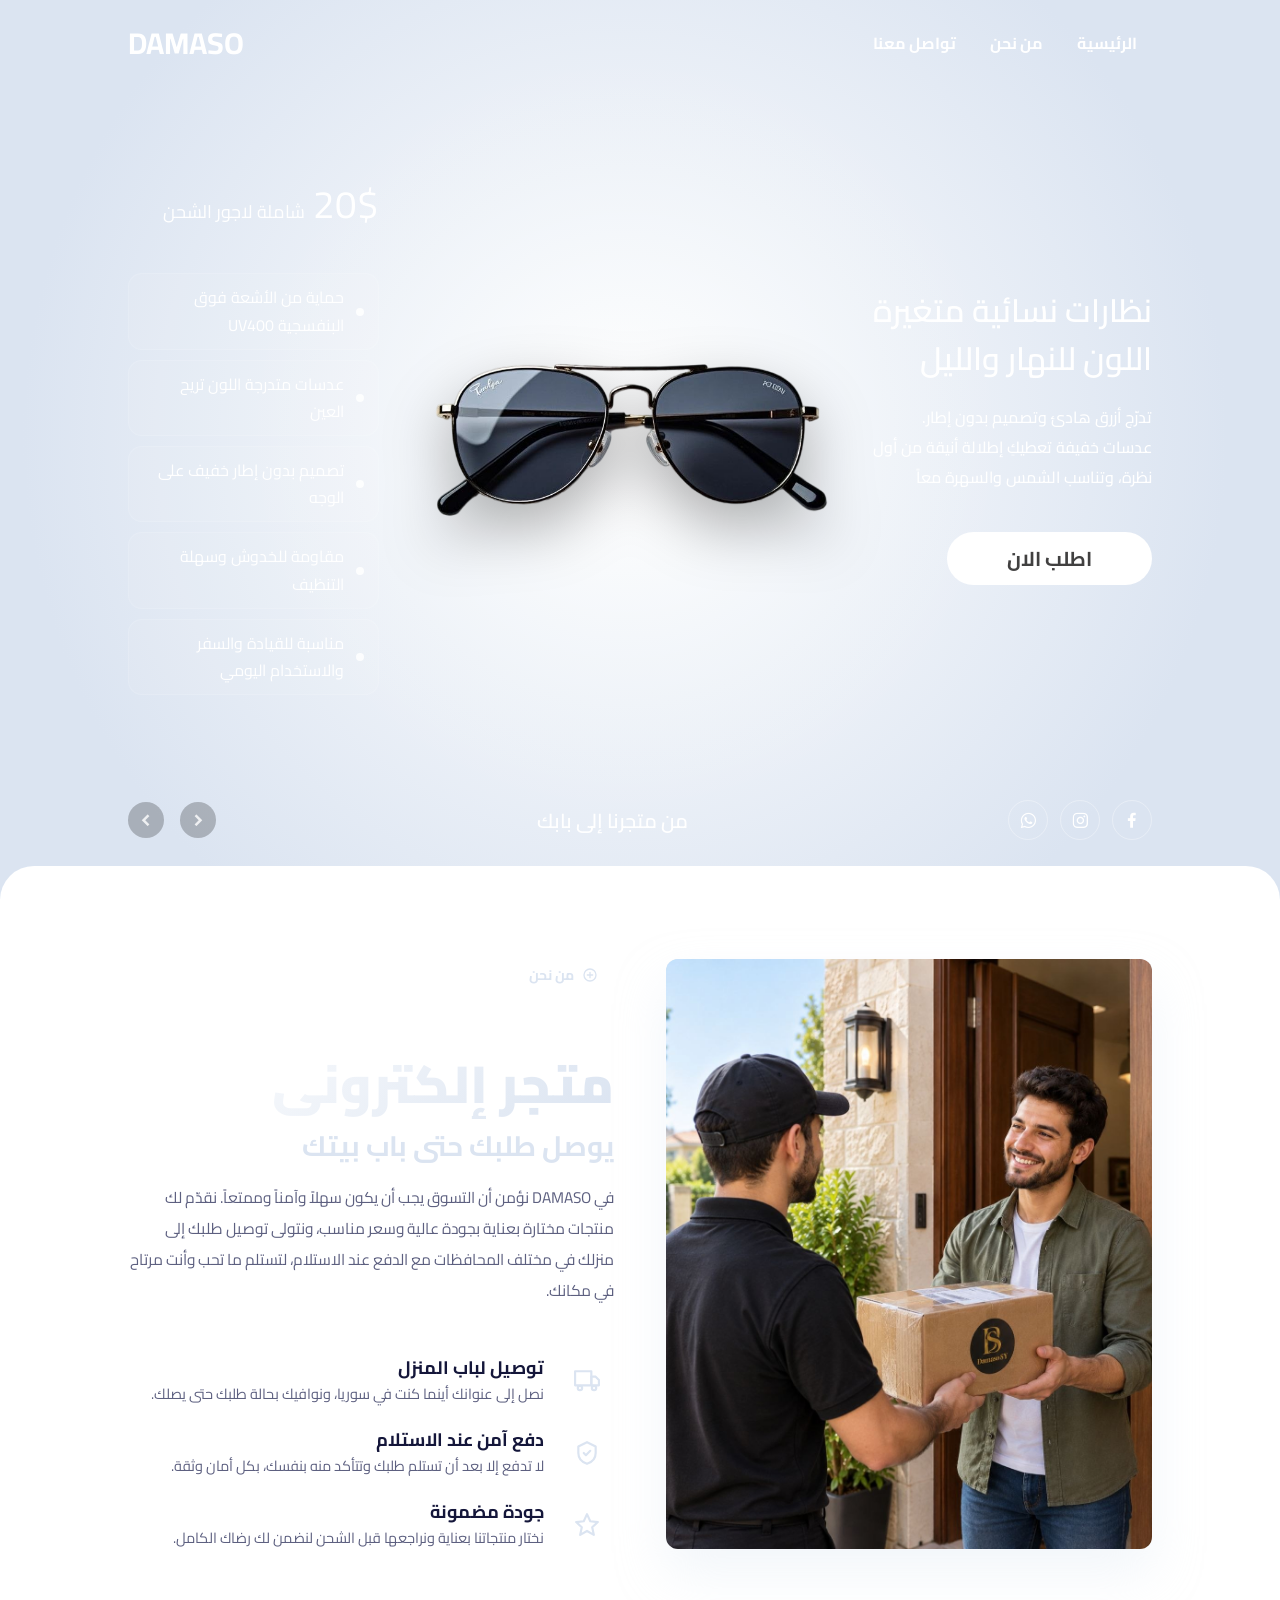
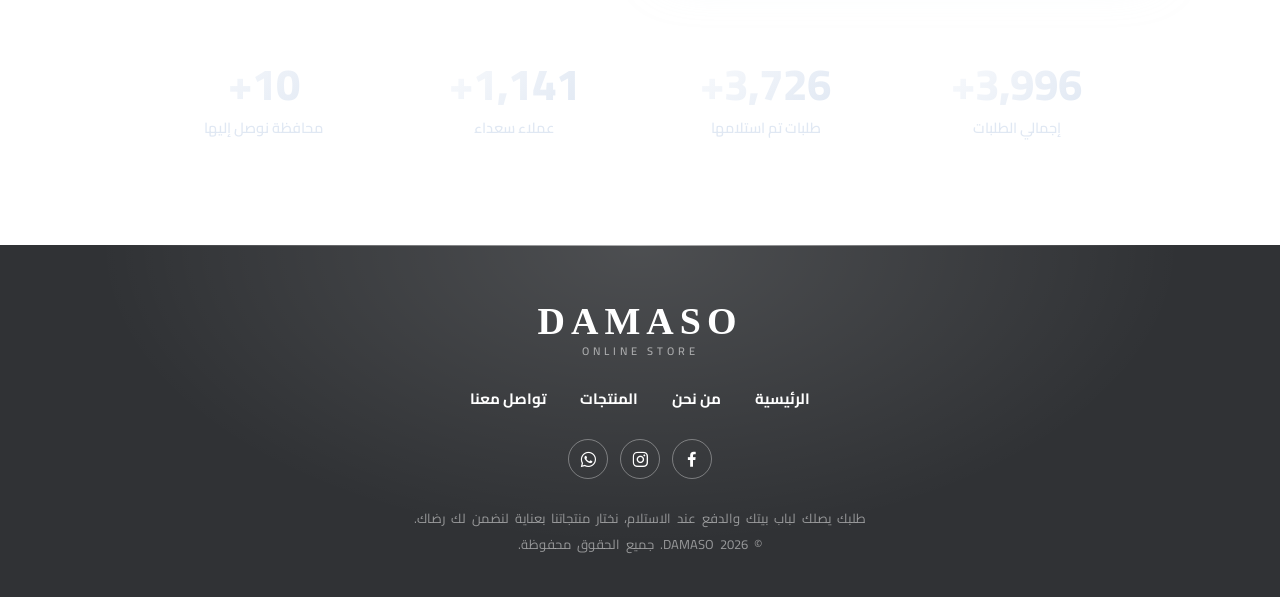
<file: index.html>
<!DOCTYPE html>
<html lang="ar" dir="rtl">
<head>
    <meta charset="UTF-8">
    <meta name="viewport" content="width=device-width, initial-scale=1.0">
    <title>DAMASO</title>
    <link rel="stylesheet" href="damas.css">
    <link rel="stylesheet" href="about.css">
    <link rel="stylesheet" href="footer.css">
    <link href='https://unpkg.com/boxicons@2.1.4/css/boxicons.min.css' rel='stylesheet'>

    <!-- يُنفَّذ قبل رسم الصفحة: يخفي المحتوى لحين حركة الدخول، ويُبقي اللودر ظاهراً بعد "الرئيسية" -->
    <script>
    (function () {
        var d = document.documentElement;
        d.classList.add('intro-pending');
        try {
            if (sessionStorage.getItem('damasReload')) {
                d.classList.add('reloading');
                d.style.setProperty('--loader-bg', sessionStorage.getItem('damasReloadBg') || '#0000c8');
            }
        } catch (e) {}
        // شبكة أمان: إن تعطل الـ JS لا يبقى المحتوى مخفياً
        setTimeout(function () { d.classList.remove('intro-pending', 'reloading'); }, 8000);
    })();
    </script>
</head>
<body>

    <!-- لودر إعادة التحميل -->
    <div class="page-loader" id="pageLoader" aria-hidden="true"><div class="spinner"></div></div>

    <div class="shamelll" id="home">

        <!-- طبقة الخلفية التي تتسع من وسط المنتج عند تغيير اللون -->
        <div class="bg-wave"></div>

        <div class="safhaon">

            <div class="navbar">
                <ul>
                    <li><a href="index.html" data-reload>الرئيسية</a></li>
                    <li><a href="#about" data-scroll="about">من نحن</a></li>
                    <li><a href="https://wa.me/963931493129" data-contact>تواصل معنا</a></li>
                </ul>

                <a href="index.html" class="logo">DAMASO</a>
            </div>

            <div class="mohtaoa">

                <div class="text">
                    <h1>نظارات نسائية متغيرة اللون للنهار والليل</h1>

                    <p>تدرّج أزرق هادئ وتصميم بدون إطار. عدسات خفيفة تعطيكِ إطلالة أنيقة من أول نظرة، وتناسب الشمس والسهرة معاً</p>

                    <button class="atlopalan">اطلب الان</button>
                </div>

                <div class="imgs">
                    <!-- يضبطها الـ JS تلقائياً على أول منتج منشور في لوحة التحكم -->
                    <img class="asd" src="imgs/01.png" alt="المنتج">
                    <!-- الصور المصغّرة لبقية زوايا المنتج: يملؤها الـ JS من لوحة التحكم، لا تضف صوراً هنا -->
                    <div class="gallery" id="gallery" hidden></div>
                    <!-- شارة العرض: تظهر فقط للمنتجات التي كتب لها المشرف نص عرض -->
                    <div class="offer-badge" id="offerBadge" hidden>
                        <small class="ob-label">عرض خاص</small>
                        <b class="ob-text"></b>
                    </div>
                </div>

                <div class="maizat">

                    <div class="alsaer">
                        <p class="kdem"></p>
                        <p class="jaaded"><strong class="price">20$</strong> <span>شاملة لاجور الشحن</span></p>
                    </div>

                    <div class="overlay">
                        <ul>
                            <li>حماية من الأشعة فوق البنفسجية UV400</li>
                            <li>عدسات متدرجة اللون تريح العين</li>
                            <li>تصميم بدون إطار خفيف على الوجه</li>
                            <li>مقاومة للخدوش وسهلة التنظيف</li>
                            <li>مناسبة للقيادة والسفر والاستخدام اليومي</li>
                        </ul>
                    </div>

                </div>

            </div>

            <div class="thelsafhaon">

                <!-- أيقونات التواصل: تُدار من لوحة التحكم (الصفحة الرئيسية) -->
                <div class="tauasul">
                    <a href="https://www.facebook.com/profile.php?id=61590749053674&name=xhp_nt__fb__action__open_user" target="_blank" rel="noopener" aria-label="فيسبوك"><i class='bx bxl-facebook'></i></a>
                    <a href="https://www.instagram.com/damasosy/" target="_blank" rel="noopener" aria-label="انستغرام"><i class='bx bxl-instagram'></i></a>
                    <a href="https://wa.me/963931493129" target="_blank" rel="noopener" aria-label="واتساب"><i class='bx bxl-whatsapp'></i></a>
                </div>

                <div class="taosel">
                    <p>من متجرنا إلى بابك</p>
                </div>

                <!-- شريط المنتجات: تملؤه الجافاسكربت من المنتجات المنشورة، لا تضف صوراً هنا -->
                <div class="carousel">
                    <button class="nav-btn prev" type="button" aria-label="المنتج السابق"><i class='bx bxs-chevron-right'></i></button>
                    <div class="icon"></div>
                    <button class="nav-btn next" type="button" aria-label="المنتج التالي"><i class='bx bxs-chevron-left'></i></button>
                </div>

            </div>

        </div>
    </div>


<!-- ================= قسم من نحن ================= -->
<section class="about" id="about">
    <div class="about-inner">
        <div class="about-grid">

            <!-- الصور (يمين) -->
            <div class="about-media rv from-right">
                <div class="img-main"><img src="imgs/oijeorieojrie.jpg" alt="متجر DAMASO" loading="lazy"></div>
            </div>

            <!-- النصوص (يسار) -->
            <div class="about-text rv from-left" style="--d:.15s">
                <div class="about-tag">
                    <svg viewBox="0 0 24 24" fill="none" stroke="currentColor" stroke-width="2" stroke-linecap="round"><circle cx="12" cy="12" r="9"/><path d="M12 8v8M8 12h8"/></svg>
                    <span id="abTag">من نحن</span>
                </div>
                <div class="about-brand">DAMASO</div>
                <h2><span class="h-store">متجر إلكتروني</span> <em>يوصل طلبك حتى باب بيتك</em></h2>
                <p class="desc">
                    في DAMASO نؤمن أن التسوق يجب أن يكون سهلاً وآمناً وممتعاً. نقدّم لك منتجات مختارة بعناية بجودة عالية وسعر مناسب،
                    ونتولى توصيل طلبك إلى منزلك في مختلف المحافظات مع الدفع عند الاستلام، لتستلم ما تحب وأنت مرتاح في مكانك.
                </p>

                <div class="features">
                    <div class="feature">
                        <div class="f-icon">
                            <svg viewBox="0 0 24 24" fill="none" stroke="currentColor" stroke-width="2" stroke-linecap="round" stroke-linejoin="round"><path d="M1 3h15v13H1z"/><path d="M16 8h4l3 3v5h-7z"/><circle cx="5.5" cy="18.5" r="2"/><circle cx="18.5" cy="18.5" r="2"/></svg>
                        </div>
                        <div><h3>توصيل لباب المنزل</h3><p>نصل إلى عنوانك أينما كنت في سوريا، ونوافيك بحالة طلبك حتى يصلك.</p></div>
                    </div>
                    <div class="feature">
                        <div class="f-icon">
                            <svg viewBox="0 0 24 24" fill="none" stroke="currentColor" stroke-width="2" stroke-linecap="round" stroke-linejoin="round"><path d="M12 2l8 4v6c0 5-3.5 8.5-8 10-4.5-1.5-8-5-8-10V6z"/><path d="M9 12l2 2 4-4"/></svg>
                        </div>
                        <div><h3>دفع آمن عند الاستلام</h3><p>لا تدفع إلا بعد أن تستلم طلبك وتتأكد منه بنفسك، بكل أمان وثقة.</p></div>
                    </div>
                    <div class="feature">
                        <div class="f-icon">
                            <svg viewBox="0 0 24 24" fill="none" stroke="currentColor" stroke-width="2" stroke-linecap="round" stroke-linejoin="round"><path d="M12 2l3 6.5 7 .8-5.2 4.8 1.5 7-6.3-3.6-6.3 3.6 1.5-7L2 9.3l7-.8z"/></svg>
                        </div>
                        <div><h3>جودة مضمونة</h3><p>نختار منتجاتنا بعناية ونراجعها قبل الشحن لنضمن لك رضاك الكامل.</p></div>
                    </div>
                </div>
            </div>
        </div>

        <!-- العدادات -->
        <div class="counters rv" style="--d:.1s">
            <div class="counter"><div class="num" data-count="5200">0</div><div class="lbl">إجمالي الطلبات</div></div>
            <div class="counter"><div class="num" data-count="4850">0</div><div class="lbl">طلبات تم استلامها</div></div>
            <div class="counter"><div class="num" data-count="1485">0</div><div class="lbl">عملاء سعداء</div></div>
            <div class="counter"><div class="num" data-count="14">0</div><div class="lbl">محافظة نوصل إليها</div></div>
        </div>
    </div>
</section>

<!-- ================= الفوتر ================= -->
<footer class="footer" id="footer">
    <div class="footer-inner rv">

        <a href="#home" data-scroll="top" class="f-logo">
            DAMASO
            <small>ONLINE STORE</small>
        </a>

        <ul class="f-nav">
            <li><a href="#home" data-scroll="top">الرئيسية</a></li>
            <li><a href="#about" data-scroll="about">من نحن</a></li>
            <li><a href="#home" data-scroll="top">المنتجات</a></li>
            <li><a href="https://wa.me/963931493129" target="_blank" rel="noopener" data-contact>تواصل معنا</a></li>
        </ul>

        <!-- تُدار الأيقونات من لوحة التحكم (الصفحة الرئيسية) -->
        <div class="f-social">
            <a href="https://www.facebook.com/profile.php?id=61590749053674&name=xhp_nt__fb__action__open_user" target="_blank" rel="noopener" aria-label="فيسبوك"><i class='bx bxl-facebook'></i></a>
                    <a href="https://www.instagram.com/damasosy/" target="_blank" rel="noopener" aria-label="انستغرام"><i class='bx bxl-instagram'></i></a>
            <a href="https://wa.me/963931493129" target="_blank" rel="noopener" aria-label="واتساب"><i class='bx bxl-whatsapp'></i></a>
        </div>

        <p class="f-copy">
            <span id="fText">طلبك يصلك لباب بيتك والدفع عند الاستلام، نختار منتجاتنا بعناية لنضمن لك رضاك.</span><br>
            © 2026 DAMASO. جميع الحقوق محفوظة.
        </p>
    </div>
</footer>

<!-- زر العودة للأعلى -->
<button class="to-top" id="toTop" type="button" aria-label="العودة للأعلى"><i class='bx bx-chevron-up'></i></button>


<!-- ================= طبقة الطلب ================= -->
<div class="maalomataltalab" id="orderOverlay" aria-hidden="true">
    <div class="order-page">

        <!-- نفس الشريط العلوي، و"من نحن" تغلق الطبقة وتنزل لقسم من نحن -->
        <div class="navbar">
            <ul>
                <li><a href="#">الرئيسية</a></li>
                <li><a href="#about" data-scroll="about">من نحن</a></li>
                <li><a href="https://wa.me/963931493129" data-contact>تواصل معنا</a></li>
            </ul>

            <a href="index.html" class="logo">DAMASO</a>
        </div>

        <div class="order-box" role="dialog" aria-modal="true" aria-labelledby="orderTitle">
            <div class="order-layout">

                <!-- ===== ملخص الطلب (يسار) ===== -->
                <aside class="order-summary">
                    <div class="sum-img"><img id="sumImg" alt=""></div>

                    <div class="sum-info">
                        <h3 id="sumName"></h3>
                        <div class="sum-price">
                            <span class="sum-old" id="sumOld"></span>
                            <strong id="sumNew"></strong>
                        </div>
                        <p class="sum-ship">شامل أجور الشحن</p>
                    </div>

                    <ul class="sum-badges">
                        <li>
                            <span class="ic"><i class='bx bxs-wallet'></i></span>
                            <div><b>الدفع عند الاستلام</b><small>لا تدفع شيئاً قبل وصول طلبك</small></div>
                        </li>
                        <li>
                            <span class="ic"><i class='bx bxs-truck'></i></span>
                            <div><b>التوصيل لباب البيت</b><small>نوصّل طلبك إلى مكانك مباشرة</small></div>
                        </li>
                        <li>
                            <span class="ic"><i class='bx bxs-package'></i></span>
                            <div><b>الشحن مشمول بالسعر</b><small>السعر المعروض يشمل أجور الشحن</small></div>
                        </li>
                    </ul>
                </aside>

                <!-- ===== نموذج التعبئة (يمين) ===== -->
                <form class="order-form" id="orderForm" novalidate>
                    <button class="order-close" type="button" aria-label="إغلاق"></button>
                    <h2 id="orderTitle">أكمل بيانات طلبك</h2>

                    <div class="field">
                        <label for="fName">الاسم الكامل</label>
                        <input type="text" id="fName" autocomplete="name" placeholder="مثال: أحمد محمد">
                        <small class="err"></small>
                    </div>

                    <div class="field">
                        <label for="x">رقم الهاتف</label>
                        <!-- يبنيها ملف phone.js (رمز سوريا + سهم القائمة)، ويجب أن يبقى الـ id هو x -->
                        <input id="x">
                    </div>

                    <!-- المحافظة (قائمة منسدلة) ثم العنوان بالتفصيل -->
                    <div class="field-row">
                        <div class="field field-gov">
                            <label for="fGov">المحافظة</label>
                            <select id="fGov" autocomplete="address-level1">
                                <option value="" selected disabled>اختر</option>
                                <option>دمشق</option>
                                <option>ريف دمشق</option>
                                <option>حلب</option>
                                <option>حمص</option>
                                <option>حماة</option>
                                <option>اللاذقية</option>
                                <option>طرطوس</option>
                                <option>إدلب</option>
                                <option>دير الزور</option>
                                <option>الرقة</option>
                                <option>الحسكة</option>
                                <option>درعا</option>
                                <option>السويداء</option>
                                <option>القنيطرة</option>
                            </select>
                            <small class="err"></small>
                        </div>
                        <div class="field field-addr">
                            <label for="fAddr">العنوان بالتفصيل</label>
                            <textarea id="fAddr" rows="1" autocomplete="street-address" placeholder="المدينة، الحي، الشارع، أقرب نقطة دالة"></textarea>
                            <small class="err"></small>
                        </div>
                    </div>

                    <div class="field">
                        <label>الكمية</label>
                        <div class="qty">
                            <!-- الأول ناقص (−) والثاني زائد (+) -->
                            <button type="button" id="qtyMinus" class="q-minus" aria-label="إنقاص"></button>
                            <span id="qtyVal">1</span>
                            <button type="button" id="qtyPlus" class="q-plus" aria-label="زيادة"></button>
                        </div>
                    </div>

                    <div class="totals">
                        <div><span>الإجمالي بالدولار</span><strong id="totUsd">0$</strong></div>
                        <div><span>الإجمالي بالليرة السورية</span><strong id="totSyp">0 ل.س</strong></div>
                    </div>

                    <p class="rate-note" id="rateNote"></p>

                    <button type="submit" class="order-submit">تأكيد الطلب</button>
                    <p class="order-ok" id="orderOk" hidden>تم استلام طلبك بنجاح، سنتواصل معك قريباً لتأكيده</p>
                    <p class="order-err" id="orderErr" hidden></p>
                </form>

            </div>
        </div>
    </div>
</div>

    <!-- الترتيب مهم: config.js ثم store.js ثم phone.js ثم damas.js ثم about.js -->
    <script src="config.js"></script>
    <script src="store.js"></script>
    <script src="phone.js"></script>
    <script src="damas.js"></script>
    <script src="about.js"></script>
</body>
</html>
</file>
<file: damas.css>
@import url('https://fonts.googleapis.com/css2?family=Cairo:wght@200..1000&display=swap');

*{
    padding: 0;
    margin: 0;
    box-sizing: border-box;
    list-style: none;
    border: none;
    text-decoration: none;
    font-family: 'cairo';
}

body{
    /* background: #0000c8; */
    overflow-x: hidden;
}


/* ========== الصفحة والخلفية ========== */

.shamelll{
    /* ألوان التدرج، يغيّرها الـ JS عند تبديل المنتج */
    --glow: #ffffff;   /* لون التوهج في الوسط (أبيض) */
    --base: #dbe4f1;   /* لون الحواف (تدرّج أبيض مائل للأزرق) */
    /* مركز التوهج: يضبطه الـ JS ليكون خلف صورة المنتج */
    --cx: 50%;
    --cy: 50%;

    position: relative;
    overflow: hidden;
    display: flex;
    justify-content: center;
    align-items: stretch;
    min-height: 100vh;
    min-height: 100svh;
    font-family: 'Cairo', sans-serif;
    padding-bottom: 40px;
}

/* نفس التدرج للخلفية الأساسية وللموجة المتسعة */
.shamelll,
.bg-wave{
    background:
        radial-gradient(circle at var(--cx) var(--cy), rgba(255,255,255,0.22) 0, rgba(255,255,255,0) 32vmax),
        radial-gradient(circle farthest-corner at var(--cx) var(--cy), var(--glow) 0%, var(--base) 75%);
}

.bg-wave{
    position: absolute;
    inset: 0;
    z-index: 0;
    pointer-events: none;
    clip-path: circle(0px at 50% 50%);
}

.safhaon{
    position: relative;
    z-index: 1;
    width: 80%;
    padding: 15px 0 20px;
    display: flex;
    flex-direction: column;
    justify-content: space-between;
    gap: 20px;
}


/* ========== الرأسية ========== */

.navbar{
    display: flex;
    justify-content: space-between;
    align-items: center;
    flex-wrap: wrap;
    gap: 10px;
}

.navbar a{
    font-size: 30px;
    font-weight: 700;
    color: #fff;
}

.navbar ul li{
    display: inline-block;
}

.navbar ul li a{
    position: relative;
    padding: 4px 0;
    font-size: 16px;
    font-weight: 700;
    margin: 0 15px;
    transition: opacity 0.3s;
}

/* خط يتمدد تحت الرابط (نفس تنسيق روابط الفوتر) */
.navbar ul li a::after{
    content: '';
    position: absolute;
    right: 0;
    bottom: -2px;
    width: 0;
    height: 2px;
    border-radius: 2px;
    background: #fff;
    transition: width 0.3s;
}

@media (hover: hover){
    .navbar ul li a:hover{ opacity: 0.85; }
    .navbar ul li a:hover::after{ width: 100%; }
}



/* ========== المحتوى ========== */

.mohtaoa{
    flex: 1;
    display: flex;
    justify-content: space-between;
    align-items: center;
    gap: 20px;
}

/* اليمين: النص — العمودان الجانبيان متساويان ليبقى المنتج في منتصف الشاشة أفقياً */
.text{
    /* flex: 1 1 0;
    min-width: 0; */
    width: 28%;
}
.maizat{
    /* flex: 1 1 0;
    min-width: 0; */
    width: 25%;
}

.text h1{
    font-size: clamp(26px, 3vw, 32px);
    font-weight: 600;
    color: #fff;
    line-height: 1.5;
    margin: 20px 0;
}

.text p{
    color: #fff;
    font-size: 16px;
    font-weight: 500;
    margin: 20px 0;
}

.text button{
    padding: 8px 60px;
    color: rgb(65, 64, 64);
    background-color: #fff;
    border-radius: 30px;
    font-size: 20px;
    font-weight: 700;
    margin: 20px 0;
    cursor: pointer;
    font-family: inherit;
    animation: zxzxz 2s infinite;
}

/* الوسط: صورة المنتج (حتى 550px وتصغر حسب الشاشة) */
.imgs{
    /* width: 40%; */
    flex: 0 1 auto;
    width: clamp(260px, 36vw, 550px);
    --imgs-h: clamp(260px, 34vw, 440px);
    height: var(--imgs-h);   /* صندوق ثابت: لا يتغير حجم الصفحة مهما كانت أبعاد صورة المنتج */
    display: flex;
    justify-content: center;
}

.imgs img{
    width: 100%;
    display: block;
    height: 100%;
    object-fit: contain;                 /* الصورة تُعرض كاملة داخل الصندوق الثابت */
    filter: drop-shadow(0 25px 30px rgba(0, 0, 0, 0.3));
    animation: xxxxx 2s ease-in-out infinite;
}

/* اليسار: السعر والميزات */
/* .maizat{
    flex: 0 1 28%;
} */

.alsaer{
    margin-bottom: 40px;
    color: #fff;
    font-size: clamp(28px, 3vw, 40px);
    font-weight: 400;
    line-height: 1.5;
}

.alsaer .kdem{
    text-decoration: line-through;
    text-decoration-thickness: 2px;
}

.alsaer .jaaded span{
    font-size: 18px;
}

.alsaer .jaaded .price{
    font-weight: inherit;
}

/* الميزات: كل ميزة في صندوق بخلفية شفافة (نفس تنسيق صناديق طبقة تأكيد الطلب) بعرض القسم كاملاً */
.overlay ul{
    width: 100%;
    display: flex;
    flex-direction: column;
    gap: 10px;
}

.overlay ul li{
    display: flex;
    align-items: center;
    gap: 12px;
    width: 100%;
    padding: 10px 14px;
    border-radius: 14px;
    background: rgba(255, 255, 255, 0.07);
    border: 1px solid rgba(255, 255, 255, 0.12);
    font-size: 16px;
    color: #fff;
    line-height: 1.7;
    text-align: start;
}

/* نقطة صغيرة بدل رمز القائمة الافتراضي */
.overlay ul li::before{
    content: '';
    flex: none;
    width: 8px;
    height: 8px;
    border-radius: 50%;
    background: #fff;
    opacity: 0.85;
}


/* ========== ذيل الصفحة ========== */

.thelsafhaon{
    display: flex;
    justify-content: space-between;
    align-items: center;
    gap: 20px;
}

.thelsafhaon .taosel{
    flex: 1 1 140px;
    text-align: center;
}

.thelsafhaon .taosel p{
    font-size: 20px;
    font-weight: 600;
    color: #fff;
}

.shamelll.light .taosel p{ color: var(--ink); }

@media (max-width: 900px){
    .taosel{ order: 8; text-align: center; }
    .taosel p{ font-size: 16px; margin: 30px 0 0; }
}

.thelsafhaon .tauasul{
    flex: none;
}


/* ----- شريط المنتجات (حلقة من 5 صور + سهمان) ----- */

/* عرض الشريط على قد محتواه: صورة واحدة = على قدها، وأكبر عرض له 5 صور */
.carousel{
    display: flex;
    align-items: center;
    gap: 8px;
    flex: 0 1 auto;
    max-width: 100%;
    min-width: 0;
}
.carousel[hidden]{ display: none; }

.icon{
    display: flex;
    align-items: center;
    justify-content: center;
    gap: 8px;
    flex: 0 1 auto;
    min-width: 0;
}

/* كل صورة في خانة مربعة ثابتة، فلا تختلف أحجامها باختلاف أبعاد صور المنتجات */
.icon img{
    flex: 0 1 88px;
    width: 88px;
    min-width: 0;
    aspect-ratio: 1 / 1;
    object-fit: contain;
    padding: 8px;
    border-radius: 12px;
    height: auto;
    cursor: pointer;
    opacity: 0.8;
    user-select: none;
    -webkit-user-drag: none;
    transition: transform 0.4s, opacity 0.3s, filter 0.3s;
}

/* المنتج المعروض حالياً في المنتصف */
.icon img.active{
    opacity: 1;
    cursor: default;
}

/* السهمان */
.nav-btn{
    flex: none;
    width: 36px;
    height: 36px;
    border-radius: 50%;
    display: grid;
    place-items: center;
    background-color: rgba(18, 18, 18, 0.25);
    color: #ffffffcc;
    font-size: 20px;
    cursor: pointer;
    transition: background-color 0.3s, transform 0.2s;
}

.nav-btn:hover{
    background-color: rgba(18, 18, 18, 0.45);
}

.nav-btn:active{
    transform: scale(0.9);
}

.nav-btn[hidden]{
    display: none;
}

.tauasul{
    display: flex;
    justify-content: center;
    gap: 12px;
}


.tauasul a{
    width: 40px;
    height: 40px;
    border-radius: 50%;
    display: grid;
    place-items: center;
    font-size: 20px;
    color: #fff;
    border: 1px solid rgba(255, 255, 255, .35);
    transition: background-color .3s, color .3s, transform .3s, border-color .3s;
}

/* التكبير عند المرور فقط في الأجهزة التي تدعم الماوس */
@media (hover: hover){
    .icon img:hover{
        transform: scale(1.15);
        opacity: 1;
        position: relative;
        z-index: 2;
    }
}


/* ========== التاب والجوال: ترتيب عمودي ========== */

@media (max-width: 900px){

    .shamelll{ padding-bottom: 64px; }   /* مسافة بين الميزات وقسم من نحن (القسم يتداخل 28px مع نهاية الصفحة) */

    .safhaon{
        width: 92%;
        justify-content: flex-start;
        align-items: center;
        gap: 18px;
    }

    /* نفكّ هذه الصناديق لتصير عناصرها أبناءً مباشرين لـ .safhaon فنرتّبها كما نريد */
    .mohtaoa,
    .thelsafhaon,
    .text,
    .maizat{
        display: contents;
    }

    /* الترتيب: الشريط العلوي ← صورة المنتج ← العنوان ← الشرح ← السعر ← الزر ← شريط المنتجات ← الميزات */
    .navbar{ order: 0; width: 100%; }

    /* صندوق ثابت للمنتج الكبير: أي صورة تُعرض كاملة داخله بنفس المساحة، فلا يتغير حجم الصفحة بين المنتجات */
    .safhaon .imgs{
        order: 1;
        width: min(100%, 560px);
        --imgs-h: clamp(180px, 54vw, 340px);
        height: var(--imgs-h);   /* صندوق ثابت أصغر: النظارات عريضة فلا نترك فراغاً كبيراً حولها */
        margin-top: 26px;                    /* مسافة بين الشريط العلوي وصورة المنتج */
    }
    .imgs img{ height: 100%; object-fit: contain; }

    /* العنوان والشرح والسعر والميزات: بعرض الصفحة وعلى جهة اليمين */
    .safhaon .text h1,
    .safhaon .text p,
    .safhaon .alsaer,
    .safhaon .overlay{
        width: 100%;
        max-width: 620px;
        text-align: start;
    }

    /* العنوان والشرح بعرض أقل من الصفحة، ملتصقان بالجهة اليمنى */
    .safhaon .text h1,
    .safhaon .text p{
        width: 88%;
        align-self: flex-start;
    }

    .safhaon .text h1{ order: 2; margin: calc(24px - var(--trim, 20px)) 0 0; }   /* المسافة بين الصورة والعنوان: 42px تقريباً (--trim يحسبها damas.js) */      /* المسافة بين الصورة والعنوان (قلّلها أو زِدها من هنا) */
    .safhaon .text p{ order: 3; margin: 0; font-size: 13.5px; line-height: 1.9; }

    /* السعر: القديم المشطوب يمين، والجديد يسار. بلا سعر قديم يبقى الجديد على اليمين */
    .safhaon .alsaer{
        order: 4;
        margin: 0;
        display: flex;
        justify-content: space-between;
        align-items: center;
        gap: 12px;
        font-size: clamp(24px, 7vw, 32px);
    }
    .safhaon .alsaer .kdem{ font-size: 0.7em; opacity: 0.85; }
    .safhaon .alsaer .jaaded{ display: flex; align-items: baseline; gap: 8px; }
    .safhaon .alsaer .jaaded span{ font-size: 13px; }

    /* الزر بعد السعر (بدون تغيير في شكله) */
    .safhaon .text button{ order: 5; align-self: center; margin: 16px 0; }

    /* شريط المنتجات: بدون أسهم، يمرَّر باللمس، وكل صورة لها خلفية شفافة ضبابية */
    /* عرض الشريط على قد عدد الصور (--n يضبطه damas.js)، وأكبر عرض له عرض الصفحة */
    .safhaon .carousel{
        --tile: calc((min(92vw, 620px) - 20px) / 2.5);
        order: 6;
        flex: none;
        width: min(100%, calc(var(--n, 3) * var(--tile) + (var(--n, 3) - 1) * 10px));
        max-width: 620px;
    }
    .carousel .nav-btn{ display: none; }

    .icon{
        flex: 1 1 0;
        display: flex;
        justify-content: flex-start;
        align-items: stretch;
        gap: 10px;
        height: auto;
        padding: 4px 0;
        overflow-x: auto;
        overflow-y: hidden;
        scroll-snap-type: x proximity;
        -webkit-overflow-scrolling: touch;
        scrollbar-width: none;
    }
    .icon::-webkit-scrollbar{ display: none; }

    /* عرض الصورة = (العرض − الفراغات) ÷ 2.5 : صورتان كاملتان ونصف الثالثة للدلالة على التمرير */
    .icon img{
        flex: 0 0 var(--tile);
        width: var(--tile);
        min-width: 0;
        max-width: none;
        height: auto;
        aspect-ratio: 1 / 1;
        object-fit: contain;
        padding: 12px;
        opacity: 1;
        border-radius: 16px;
        background: rgba(255, 255, 255, 0.07);
        border: 1px solid rgba(255, 255, 255, 0.12);
        -webkit-backdrop-filter: blur(10px);
        backdrop-filter: blur(10px);
        scroll-snap-align: start;
    }
    .icon img:hover{ transform: none; z-index: auto; }

    .safhaon .overlay{ order: 7; margin: 0; }

    .overlay ul{
        width: 100%;
        text-align: start;
    }

    /* أيقونات التواصل مخفية في الشاشات الصغيرة بكل تنسيقاتها */
    .tauasul{ display: none; }

    /* الشريط السفلي فارغ (الجافاسكربت معطّل): نخفيه حتى لا يضيف مسافة زائدة */
}

@media (max-width: 600px){

    .shamelll{ padding-bottom: 64px; }   /* مسافة بين الميزات وقسم من نحن */

    .navbar{ justify-content: center; }

    .navbar a{ font-size: 20px; }

    .navbar ul{ margin-left: 10px; }

    .navbar ul li a{
        font-size: 15px;
        margin: 0 4px;
    }

    .text button{
        padding: 8px 40px;
        font-size: 18px;
    }

    .overlay ul li{
        font-size: 15px;
        padding: 9px 12px;
    }

}


/* حركة الانميشن الخاصة بالصورة */



@keyframes xxxxx {
    0%,
    100% {
        transform: translatey(5px);
    }

    50% {
        transform: translatey(-5px);
    }
}


@keyframes zxzxz {
  50% {
    opacity: 0.5;
  }
}


/* ========== طبقة الطلب (شفافة وضبابية بلون خلفية المنتج) ========== */

.maalomataltalab{
    /* ألوان افتراضية (نفس أزرق الصفحة)، يضبطها الـ JS من خلفية المنتج المعروض عند الفتح */
    /* --glow: #1a6fff;
    --base: #0000c8; */

    position: fixed;
    inset: 0;
    z-index: 100;
    display: flex;
    align-items: flex-start;   /* الصفحة تأخذ طول محتواها (لا تُقصّ عند حافة الشاشة) فتبقى المسافة السفلية للنموذج */
    overflow-y: auto;
    font-family: 'Cairo', sans-serif;

    /* احتياطي للمتصفحات القديمة التي لا تدعم color-mix */
    background: rgba(0, 0, 40, 0.72);
    /* لون المنتج نفسه بشفافية: توهج خفيف في الجانبين وحواف أغمق */
    background:
        radial-gradient(circle at 25% 35%, color-mix(in srgb, var(red) 90%, transparent) 0, transparent 55%),
        radial-gradient(circle at 85% 80%, color-mix(in srgb, var(red) 32%, transparent) 0, transparent 50%),
        color-mix(in srgb, var(--base) 80%, transparent);
    -webkit-backdrop-filter: blur(16px);
    backdrop-filter: blur(16px);

    opacity: 0;
    visibility: hidden;
    pointer-events: none;
    transition: opacity 0.4s ease, visibility 0s linear 0.4s;
}

.maalomataltalab.open{
    opacity: 1;
    visibility: visible;
    pointer-events: auto;
    transition: opacity 0.4s ease, visibility 0s;
}

.maalomataltalab input,
.maalomataltalab select,
.maalomataltalab button{
    font-family: inherit;
}

body.no-scroll{
    overflow: hidden;
}

/* نفس عرض صفحتك الرئيسية: الشريط العلوي ثم المحتوى في المنتصف */
.order-page{
    position: relative;
    width: 80%;
    min-height: 100vh;
    min-height: 100svh;
    margin: 0 auto;
    padding: 15px 0 64px;      /* مسافة سفلية كافية: النموذج لا يلتصق بحافة الصفحة */
    display: flex;
    flex-direction: column;
    gap: 20px;
}

.order-box{
    flex: 1;
    display: flex;
    align-items: center;
    justify-content: center;
    transform: translateY(30px) scale(0.97);
    transition: transform 0.4s ease;
}

.maalomataltalab.open .order-box{
    transform: translateY(0) scale(1);
}

/* الملخص يسار والنموذج يمين، والمحتوى كله في المنتصف مع مسافة واضحة بينهما */
.order-layout{
    width: 100%;
    max-width: 1100px;
    margin: 0 auto;
    display: flex;
    align-items: center;
    justify-content: center;
    gap: clamp(48px, 8vw, 110px);
    direction: ltr;
}

.order-layout > *{
    direction: rtl;
}


/* ===== ملخص الطلب (بدون خلفية متوهجة) ===== */

.order-summary{
    flex: 1 1 460px;
    min-width: 0;
    display: flex;
    flex-direction: column;
    align-items: center;
    gap: 22px;
    text-align: center;
    color: #fff;
}

.sum-img{
    position: relative;
    width: 100%;
    display: flex;
    justify-content: center;
    padding-bottom: 18px;
    /* ارتفاع محدد: أي صورة أكبر منه تصغر تلقائياً ولا تدفع العناصر التي تحتها */
    height: clamp(170px, 36vh, 260px);
}

/* ظل ناعم تحت المنتج وهو يطفو */
.sum-img::after{
    content: '';
    position: absolute;
    bottom: 0;
    left: 50%;
    transform: translateX(-50%);
    width: 55%;
    height: 16px;
    border-radius: 50%;
    background: radial-gradient(ellipse at center, rgba(0, 0, 0, 0.35) 0, rgba(0, 0, 0, 0) 70%);
}

/* صورة المنتج كبيرة */
.sum-img img{
    position: relative;
    z-index: 1;
    width: min(100%, 460px);
    height: 100%;
    max-height: 100%;
    object-fit: contain;
    display: block;
    filter: drop-shadow(0 20px 24px rgba(0, 0, 0, 0.3));
    animation: xxxxx 2s ease-in-out infinite;
}

.sum-info h3{
    font-size: 22px;
    font-weight: 600;
    line-height: 1.4;
    margin-bottom: 10px;
}

.sum-price{
    display: flex;
    justify-content: center;
    align-items: baseline;
    gap: 14px;
}

.sum-old{
    font-size: 18px;
    text-decoration: line-through;
    text-decoration-thickness: 2px;
    opacity: 0.7;
}

.sum-price strong{
    font-size: 38px;
    font-weight: 700;
}

.sum-ship{
    margin-top: 4px;
    font-size: 14px;
    opacity: 0.85;
}

.sum-badges{
    width: 100%;
    max-width: 400px;
    display: flex;
    flex-direction: column;
    gap: 10px;
}

.sum-badges li{
    display: flex;
    align-items: center;
    gap: 14px;
    padding: 10px 14px;
    border-radius: 14px;
    text-align: start;
    background: rgba(255, 255, 255, 0.07);
    border: 1px solid rgba(255, 255, 255, 0.12);
}

/* أيقونات مفرغة الخلفية بإطار أبيض فقط */
.sum-badges .ic{
    flex: none;
    width: 46px;
    height: 46px;
    border-radius: 50%;
    display: grid;
    place-items: center;
    font-size: 24px;
    color: #fff;
    background: transparent;
    border: 1.5px solid #fff;
}

.sum-badges .ic i{
    line-height: 1;
}

.sum-badges b{
    display: block;
    font-size: 15px;
    font-weight: 700;
}

.sum-badges small{
    display: block;
    margin-top: 1px;
    font-size: 13px;
    opacity: 0.8;
}


/* ===== نموذج التعبئة: لوح شفاف بلون المنتج مثل نموذج الصورة ===== */

.order-form{
    position: relative;
    flex: 0 1 440px;
    min-width: 0;
    padding: 36px 28px 26px;
    border-radius: 8px;
    color: #fff;
    background: rgba(255, 255, 255, 0.14);
    background:
        linear-gradient(rgba(255, 255, 255, 0.047), rgba(255, 255, 255, 0.041)),
        color-mix(in srgb, var(red) 20%, transparent);
    box-shadow: 0 12px 40px rgba(0, 0, 0, 0.3);
}

.order-form h2{
    text-align: center;
    font-size: 28px;
    font-weight: 500;
    margin-bottom: 22px;
}

/* زر الإغلاق: علامة × مرسومة بالـ CSS في منتصف الدائرة تماماً */
.order-close{
    position: absolute;
    top: 10px;
    inset-inline-start: 12px;
    width: 34px;
    height: 34px;
    border-radius: 50%;
    background: rgba(255, 255, 255, 0.18);
    cursor: pointer;
    transition: background-color 0.3s;
}

.order-close::before,
.order-close::after{
    content: '';
    position: absolute;
    top: 50%;
    left: 50%;
    width: 14px;
    height: 2px;
    border-radius: 2px;
    background: #fff;
}

.order-close::before{ transform: translate(-50%, -50%) rotate(45deg); }
.order-close::after{ transform: translate(-50%, -50%) rotate(-45deg); }

.order-close:hover{
    background: rgba(255, 255, 255, 0.35);
}

.field{
    margin-bottom: 14px;
    flex: 1;
    min-width: 0;
}

.field label{
    display: block;
    font-size: 14px;
    font-weight: 600;
    margin-bottom: 6px;
}

.field > input,
.field > select,
.field > textarea{
    width: 100%;
    padding: 11px 14px;
    border-radius: 12px;
    border: 1px solid rgba(255, 255, 255, 0.3);
    background: rgba(255, 255, 255, 0.12);
    color: #fff;
    font-size: 16px;
    outline: none;
    transition: border-color 0.3s, background-color 0.3s;
}

/* كل الخانات بنفس الارتفاع (48px)، وخانة العنوان تكبر سطراً سطراً مع كتابة المستخدم (damas.js) */
.field > input{ height: 48px; }

.field > textarea{
    display: block;
    resize: none;
    height: 48px;
    min-height: 48px;
    max-height: 200px;
    padding-block: 11px;
    line-height: 24px;
    overflow-y: hidden;
}

.field > input::placeholder,
.field > textarea::placeholder,
#x::placeholder{
    color: rgba(255, 255, 255, 0.55);
}

.field > input:focus,
.field > select:focus,
.field > textarea:focus{
    border-color: #fff;
    background: rgba(255, 255, 255, 0.2);
}

/* المحافظة ثم العنوان: كل خانة في سطر بعرض النموذج، بنفس شكل بقية الحقول */
.field-row{ display: block; }
.field-row > .field{ margin-bottom: 14px; }

.field > select{
    display: block;
    height: 48px;
    padding-block: 0;
    line-height: 46px;
    padding-inline: 10px 30px;
    cursor: pointer;
    appearance: none;
    -webkit-appearance: none;
    background-image: url("data:image/svg+xml,%3Csvg xmlns='http://www.w3.org/2000/svg' width='12' height='8' viewBox='0 0 12 8'%3E%3Cpath d='M1 1l5 5 5-5' fill='none' stroke='%23fff' stroke-width='2' stroke-linecap='round' stroke-linejoin='round'/%3E%3C/svg%3E");
    background-repeat: no-repeat;
    background-position: left 11px center;
    text-overflow: ellipsis;
}
.field > select:invalid,
.field > select:has(option[value=""]:checked){ color: rgba(255, 255, 255, 0.55); }

.field > select option{
    background: var(--base);
    color: #fff;
}

.field.invalid > input,
.field.invalid > select,
.field.invalid > textarea{
    border-color: #ff9b9b;
}

.err{
    display: block;
    margin-top: 4px;
    font-size: 13px;
    color: #ffb3b3;
}

/* إطار خانة الهاتف (يبنيه phone.js): بنفس ارتفاع بقية الخانات */
.phone-wrap{ height: 48px; }
.phone-wrap:focus-within{
    box-shadow: 0 0 0 1px #fff;
}

#x:-webkit-autofill{
    -webkit-text-fill-color: #fff;
    transition: background-color 9999s ease-in-out 0s;
}

/* عداد الكمية: − و + مرسومتان بالـ CSS في منتصف الدائرة تماماً */
.qty{
    display: inline-flex;
    align-items: center;
    gap: 6px;
    padding: 4px;
    border-radius: 30px;
    background: rgba(255, 255, 255, 0.12);
    border: 1px solid rgba(255, 255, 255, 0.3);
}

.qty button{
    position: relative;
    width: 34px;
    height: 34px;
    border-radius: 50%;
    background: rgba(255, 255, 255, 0.2);
    cursor: pointer;
    transition: background-color 0.3s, transform 0.2s;
}

/* الخط الأفقي: موجود في الزرين (ناقص / زائد) */
.qty button::before,
.qty button.q-plus::after,
#qtyPlus::after{
    content: '';
    position: absolute;
    top: 50%;
    left: 50%;
    background: #fff;
    border-radius: 2px;
}

.qty button::before{
    width: 14px;
    height: 2px;
    transform: translate(-50%, -50%);
}

/* الخط العمودي: فقط في زر الزائد */
.qty button.q-plus::after,
#qtyPlus::after{
    width: 2px;
    height: 14px;
    transform: translate(-50%, -50%);
}

.qty button:hover{ background: rgba(255, 255, 255, 0.35); }
.qty button:active{ transform: scale(0.9); }

.qty span{
    min-width: 40px;
    text-align: center;
    font-size: 18px;
    font-weight: 700;
}

/* الإجمالي */
.totals{
    margin: 16px 0;
    padding: 12px 14px;
    border-radius: 12px;
    background: rgba(0, 0, 0, 0.22);
}

.totals div{
    display: flex;
    justify-content: space-between;
    align-items: center;
    gap: 10px;
    padding: 4px 0;
    font-size: 15px;
}

.totals strong{
    font-size: 18px;
    font-weight: 700;
}

.rate-note{
    margin: -6px 0 12px;
    text-align: center;
    font-size: 12.5px;
    opacity: 0.75;
}
.rate-note:empty{ display: none; }

.order-submit{
    width: 100%;
    padding: 12px;
    border-radius: 30px;
    background: #fff;
    color: #333;
    font-size: 20px;
    font-weight: 700;
    cursor: pointer;
    transition: transform 0.2s, opacity 0.3s;
}

.order-submit:active{ transform: scale(0.97); }

.order-ok{
    margin-top: 12px;
    text-align: center;
    font-weight: 600;
    color: #c9ffd2;
}

.order-err{
    margin-top: 12px;
    text-align: center;
    font-weight: 600;
    color: #ffb3b3;
}
.order-err[hidden]{ display: none; }

.order-submit:disabled{
    opacity: 0.6;
    cursor: wait;
}



/* ===== التاب والجوال ===== */

@media (max-width: 900px){
    .order-page{ width: 92%; }
}

/* شاشات الحاسوب القصيرة: نضغط النموذج قليلاً ليظهر أكبر جزء منه دون تمرير */
@media (min-width: 801px) and (max-height: 860px){
    .order-form{ padding: 28px 26px 22px; }
    .order-form h2{ font-size: 24px; margin-bottom: 14px; }
    .order-form .field{ margin-bottom: 10px; }
    .order-form .field label{ margin-bottom: 4px; }
    .totals{ margin: 12px 0; padding: 8px 14px; }
    .rate-note{ margin: -4px 0 10px; }
    .order-submit{ padding: 10px; font-size: 18px; }
    .sum-img{ height: clamp(150px, 30vh, 220px); }
}

@media (max-width: 800px){

    .order-box{ align-items: flex-start; }

    .order-layout{
        flex-direction: column;
        align-items: stretch;
        gap: 16px;
    }

    /* الملخص يصير شريطاً فوق النموذج */
    .order-summary{
        flex: none;
        flex-direction: row;
        align-items: center;
        gap: 14px;
        padding: 12px 14px;
        text-align: start;
        border-radius: 14px;
        background: rgba(255, 255, 255, 0.07);
        border: 1px solid rgba(255, 255, 255, 0.12);
    }

    .sum-img{ width: 108px; height: 108px; flex: none; padding-bottom: 0; }
    .sum-img::after{ display: none; }
    .sum-img img{ width: 108px; height: 108px; max-height: none; object-fit: contain; animation: none; }

    .sum-info{ flex: 1; min-width: 0; }
    .sum-info h3{ font-size: 15px; margin-bottom: 4px; }
    .sum-price{ justify-content: flex-start; gap: 10px; }
    .sum-price strong{ font-size: 24px; }
    .sum-old{ font-size: 15px; }
    .sum-ship{ display: none; }
    .sum-badges{ display: none; }

    .order-form{
        flex: none;
        width: 100%;
        padding: 46px 18px 22px;
    }

    .order-form h2{ font-size: 22px; }

    .shamelll.light .icon img{
    background: rgba(31, 36, 51, 0.06);
    border-color: rgba(31, 36, 51, 0.12);
}
}


/* ========== لودر إعادة تحميل الصفحة ========== */

.page-loader{
    position: fixed;
    inset: 0;
    z-index: 1000;
    display: grid;
    place-items: center;
    background: var(--loader-bg, #1b2340);
    opacity: 0;
    visibility: hidden;
    pointer-events: none;
    transition: opacity 0.35s ease, visibility 0s linear 0.35s;
}

html.reloading .page-loader{
    opacity: 1;
    visibility: visible;
    pointer-events: auto;
    transition: opacity 0.35s ease, visibility 0s;
}

html.reloading body{ overflow: hidden; }

.spinner{
    width: 58px;
    height: 58px;
    border-radius: 50%;
    border: 5px solid rgba(255, 255, 255, 0.25);
    border-top-color: #fff;
    animation: spin 0.9s linear infinite;
}

@keyframes spin{
    to{ transform: rotate(360deg); }
}


/* ========== شارة العرض (أعلى يمين المنتج) ========== */

.imgs{ position: relative; }

.offer-badge{
    position: absolute;
    top: 0;
    right: 0;
    z-index: 3;
    max-width: 170px;
    padding: 8px 18px 10px;
    border-radius: 18px 18px 4px 18px;
    text-align: center;
    line-height: 1.25;
    color: var(--base);
    background: #fff;
    box-shadow: 0 10px 26px rgba(0, 0, 0, 0.28);
    transform: rotate(6deg);
    animation: badgePulse 2.4s ease-in-out infinite;
}

.offer-badge[hidden]{ display: none; }

.offer-badge .ob-label{
    display: block;
    font-size: 12px;
    font-weight: 700;
    letter-spacing: 0.5px;
    opacity: 0.8;
}

.offer-badge .ob-text{
    display: block;
    font-size: 20px;
    font-weight: 800;
}

@keyframes badgePulse{
    0%, 100%{ transform: rotate(6deg) scale(1); }
    50%     { transform: rotate(6deg) scale(1.07); }
}

@media (max-width: 600px){
    .offer-badge{ padding: 6px 14px 8px; max-width: 140px; }
    .offer-badge .ob-text{ font-size: 17px; }
}


/* ========== حركة دخول الصفحة: المحتوى مخفي حتى تبدأ الحركة ========== */

html.intro-pending .text,
html.intro-pending .maizat,
html.intro-pending .imgs,
html.intro-pending .thelsafhaon,
html.intro-pending .text > *,
html.intro-pending .maizat > *,
html.intro-pending .thelsafhaon > *{
    opacity: 0;
}

html.intro-pending .text button{ animation: none; }

@media (prefers-reduced-motion: reduce){
    .spinner{ animation-duration: 2s; }
    .offer-badge{ animation: none; }
}

/* ========== سعر قديم غير موجود ========== */

.alsaer .kdem:empty{ display: none; }


/* ========== خلفيات فاتحة (الألوان الاحتياطية): نصوص غامقة هادئة ========== */

.shamelll.light{
    --ink: #1f2433;
    /* لون التمييز لقسم "من نحن" والفوتر وزر الأعلى (الأبيض لا يصلح لها) */
    --acc-glow: #5b7cfa;
    --acc-base: #2f43b3;
}

.shamelll.light .navbar a,
.shamelll.light .text h1,
.shamelll.light .text p,
.shamelll.light .alsaer,
.shamelll.light .overlay ul li,
.shamelll.light .tauasul a i{
    color: var(--ink);
}

.shamelll.light .navbar ul li a::after{ background: var(--ink); }

.shamelll.light .overlay ul li{
    background: rgba(31, 36, 51, 0.06);
    border-color: rgba(31, 36, 51, 0.12);
}

.shamelll.light .overlay ul li::before{ background: var(--ink); }

.shamelll.light .text button{
    background: var(--ink);
    color: #fff;
}



.shamelll.light .nav-btn{
    background: rgba(31, 36, 51, 0.12);
    color: var(--ink);
}

.shamelll.light .tauasul a{
    color: var(--ink);
    border-color: rgba(31, 36, 51, 0.35);
}

.shamelll.light .offer-badge{
    color: #fff;
    background: var(--ink);
}

/* طبقة الطلب فوق خلفية فاتحة: نجعلها غامقة حتى تبقى النصوص البيضاء مقروءة */
.maalomataltalab.tone-dark{ background: rgba(20, 26, 50, 0.82); }
.maalomataltalab.tone-dark .order-form{ background: rgba(255, 255, 255, 0.1); }


/* ========== معرض صور المنتج (نفس المنتج من زوايا مختلفة) ========== */

.imgs{ --gal-h: 84px; }   /* مساحة صف الصور المصغّرة تحت المنتج */

/* عند وجود معرض: يزيد ارتفاع الصندوق بمقدار صف الصور المصغّرة، وصورة المنتج تبقى بحجمها كما هي */
.imgs.has-gallery{
    height: calc(var(--imgs-h) + var(--gal-h));
    padding-bottom: var(--gal-h);
    touch-action: pan-y;               /* السحب الأفقي لتبديل الصورة، والعمودي للتمرير العادي */
}

.gallery{
    position: absolute;
    left: 0;
    right: 0;
    bottom: 0;
    z-index: 2;
    display: flex;
    justify-content: center;
    justify-content: safe center;
    gap: 8px;
    direction: ltr;                    /* الأولى يساراً ثم التالية نحو اليمين */
    padding: 2px;
    overflow-x: auto;
    scrollbar-width: none;
    transition: top 0.35s ease;
}
.gallery::-webkit-scrollbar{ display: none; }
.gallery[hidden]{ display: none; }

.g-thumb{
    flex: none;
    width: 66px;
    height: 44px;
    padding: 4px;
    border-radius: 10px;
    cursor: pointer;
    background-color: rgba(255, 255, 255, 0.12);
    background-repeat: no-repeat;
    background-position: center;
    background-size: contain;
    background-origin: content-box;
    border: 1.5px solid rgba(255, 255, 255, 0.3);
    opacity: 0.65;
    transition: opacity 0.25s, border-color 0.25s, background-color 0.25s, transform 0.2s;
}
.g-thumb.active{
    opacity: 1;
    border-color: #fff;
    background-color: rgba(255, 255, 255, 0.22);
}
.g-thumb:active{ transform: scale(0.94); }
.g-thumb:focus-visible{ outline: 2px solid var(--ink, #fff); outline-offset: 2px; }

@media (hover: hover){
    .g-thumb:hover{ opacity: 1; }
}

.shamelll.light .g-thumb{
    background-color: rgba(31, 36, 51, 0.06);
    border-color: rgba(31, 36, 51, 0.18);
}
.shamelll.light .g-thumb.active{
    border-color: var(--ink);
    background-color: rgba(31, 36, 51, 0.1);
}

@media (max-width: 600px){
    .imgs{ --gal-h: 76px; }
    .g-thumb{ width: 58px; height: 40px; }
}
/* شعار X داخل أيقونات التواصل */
.x-logo{ display:block; width:1em; height:1em; }
.shamelll.light .tauasul a .x-logo{ color: var(--ink); }
</file>
<file: about.css>
@import url('https://fonts.googleapis.com/css2?family=Cairo:wght@200..1000&display=swap');
/* =====================================================
   about.css — قسم "من نحن" + زر العودة للأعلى
   ألوانه تتبع لون خلفية المنتج المعروض تلقائياً (عبر about.js)
   ===================================================== */

.about{
    --ab-glow: #1a6fff;
    --ab-base: #0000c8;
    --ab-ink:  #14163a;
    --ab-muted:#5d6080;

    position: relative;
    z-index: 2;
    margin-top: -34px;                 /* يتداخل قليلاً مع نهاية الصفحة الرئيسية بحافة منحنية */
    padding: 90px 0 70px;
    background: var(--c-bg, #fff);      /* لون الخلفية يغيّره المشرف من لوحة التحكم */
    border-radius: 34px 34px 0 0;
    font-family: 'Cairo', sans-serif;
    color: var(--ab-ink);
    overflow: hidden;
}

/* بقع لونية ناعمة في الخلفية */
.about::before,
.about::after{
    content: '';
    position: absolute;
    width: 360px;
    height: 360px;
    border-radius: 50%;
    background: var(--ab-glow);
    opacity: .08;
    filter: blur(60px);
    pointer-events: none;
}
.about::before{ top: -120px; left: -100px; }
.about::after { bottom: -140px; right: -120px; }

.about-inner{
    position: relative;
    z-index: 1;
    width: 80%;                        /* نفس عرض الصفحة الرئيسية */
    max-width: 1200px;
    margin: 0 auto;
}

.about-grid{
    display: grid;
    grid-template-columns: 1fr 1fr;    /* العمود الأول = اليمين (RTL): الصور، والثاني = اليسار: النصوص */
    gap: clamp(24px, 4vw, 52px);       /* مسافة بسيطة بين الصورة والنصوص */
    align-items: center;
}


/* ========== الصور (يمين) ========== */

.about-media{
    position: relative;
}

.img-main{
    width: 100%;                       /* تملأ عمودها وتتكيف مع عرض الشاشة */
    aspect-ratio: 4 / 5;
    max-height: 590px;
    border-radius: 12px;
    overflow: hidden;
    background: linear-gradient(135deg, var(--ab-base), var(--ab-glow));
    box-shadow: 0 24px 50px color-mix(in srgb, var(--ab-base) 35%, transparent);
}

.img-main img{
    width: 100%;
    height: 100%;
    object-fit: cover;
    display: block;
}

/* ========== النصوص (يسار) ========== */

.about [hidden]{ display: none !important; }

.about-tag{
    display: inline-flex;
    align-items: center;
    gap: 8px;
    padding: 6px 16px;
    margin-bottom: 14px;
    border-radius: 30px;
    font-size: 14px;
    font-weight: 700;
    color: var(--c-accent, var(--ab-base));
    background: color-mix(in srgb, var(--c-accent, var(--ab-glow)) 14%, #fff);
}
.about-tag svg{ width: 16px; height: 16px; }

.about-brand{
    direction: ltr;
    text-align: right;
    /* font-family: Georgia, 'Times New Roman', serif; */
    font-family: 'Cairo';
    font-size: 20px;
    font-weight: 700;
    letter-spacing: 5px;
    color: var(--c-accent, var(--ab-glow));
    margin-bottom: 6px;
}

.about-text h2{
    font-size: clamp(26px, 3.2vw, 30px);
    font-weight: 800;
    line-height: 1.5;
    margin-bottom: 14px;
    color: rgb(64, 64, 64);
    font-family: 'cairo';
}
.about-text h2 em{
    font-style: normal;
    font-size: clamp(22px, 2.6vw, 28px);
    font-weight: 700;
    color: var(--c-title2, var(--ab-base));
}

/* عبارة "متجر إلكتروني": أكبر، بتدرج من لون المنتج */
.about-text h2 .h-store{
    display: block;
    margin-bottom: 4px;
    font-size: clamp(34px, 4.6vw, 52px);
    font-weight: 900;
    line-height: 1.3;
    background: linear-gradient(135deg, var(--ab-glow), var(--ab-base));
    -webkit-background-clip: text;
    background-clip: text;
    -webkit-text-fill-color: transparent;
    color: transparent;
}
/* لون مخصص للعنوان الكبير: يلغي التدرج */
.about.has-t1 .about-text h2 .h-store{
    background: none;
    -webkit-text-fill-color: var(--c-title1);
    color: var(--c-title1);
}

.about-text .desc{
    font-size: 15.5px;
    line-height: 2;
    color: var(--c-desc, var(--ab-muted));
    margin-bottom: 48px;               /* مسافة أكبر بين الشرح والميزات */
}

.features{ display: flex; flex-direction: column; gap: 18px; }

.feature{ display: flex; gap: 16px; align-items: flex-start; line-height: 1.5; }

.f-icon{
    flex: 0 0 54px;
    height: 54px;
    border-radius: 16px;
    display: grid;
    place-items: center;
    color: var(--c-accent, var(--ab-base));
    background: color-mix(in srgb, var(--c-accent, var(--ab-glow)) 14%, #fff);
    transition: transform .35s, background-color .35s, color .35s;
}
.f-icon svg{ width: 26px; height: 26px; }

.feature:hover .f-icon{
    transform: translateY(-4px) rotate(-6deg);
    color: #fff;
    background: linear-gradient(135deg, var(--c-accent, var(--ab-glow)), var(--ab-base));
}

.feature h3{ font-size: 18px; font-weight: 700; margin-bottom: 3px; color: var(--c-ft, var(--ab-ink)); }
.feature p { font-size: 14.5px; line-height: 1.4; color: var(--c-fx, var(--ab-muted)); }


/* ========== العدادات ========== */

.counters{
    margin-top: 72px;
    padding: 34px 20px;
    display: grid;
    grid-template-columns: repeat(4, 1fr);
    gap: 20px;
    border-radius: 24px;
    /* background: linear-gradient(135deg, var(--ab-base), var(--ab-glow)); */
    /* box-shadow: 0 20px 44px color-mix(in srgb, var(--ab-base) 35%, transparent); */
}

.counter{ position: relative; text-align: center; }

.counter:not(:last-child)::after{
    content: '';
    position: absolute;
    left: 0;
    top: 14%;
    height: 72%;
    width: 1px;
    background: color-mix(in srgb, var(--ab-glow) 30%, transparent);
}

/* الأرقام بتدرج من لون المنتج، والعناوين بلون المنتج الغامق */
.counter .num{
    font-size: clamp(28px, 4vw, 44px);
    font-weight: 800;
    line-height: 1.2;
    background: linear-gradient(135deg, var(--ab-glow), var(--ab-base));
    -webkit-background-clip: text;
    background-clip: text;
    -webkit-text-fill-color: transparent;
    color: transparent;
}
.counter .num::after{ content: '+'; }
.counter .lbl{ margin-top: 4px; font-size: 14.5px; font-weight: 600; color: var(--c-accent, var(--ab-base)); opacity: .85; }


/* ========== ظهور تدريجي عند التمرير (فقط إذا كان JS يعمل) ========== */

.js .rv{
    opacity: 0;
    transform: translateY(30px);
    transition: opacity .8s ease, transform .8s cubic-bezier(.2, .8, .2, 1);
    transition-delay: var(--d, 0s);
}
.js .rv.from-right{ transform: translateX(60px); }   /* الصور تدخل من اليمين */
.js .rv.from-left { transform: translateX(-60px); }  /* النصوص تدخل من اليسار */
.js .rv.in{ opacity: 1; transform: none; }


/* ========== زر العودة للأعلى ========== */

.to-top{
    position: fixed;
    right: 18px;
    bottom: 18px;
    z-index: 50;
    width: 46px;
    height: 46px;
    border-radius: 50%;
    display: grid;
    place-items: center;
    font-size: 26px;
    color: var(--ab-glow, #1a6fff);
    cursor: pointer;
    background: transparent;
    border: 2px solid var(--ab-glow, #1a6fff);
    opacity: 0;
    visibility: hidden;
    transform: translateY(14px);
    transition: opacity .35s, transform .35s, visibility 0s linear .35s;
}
.to-top.show{
    opacity: 1;
    visibility: visible;
    transform: none;
    transition: opacity .35s, transform .35s, visibility 0s;
}


/* ========== التجاوب ========== */

@media (max-width: 900px){
    .about{ padding: 64px 0 50px; margin-top: -28px; border-radius: 28px 28px 0 0; }
    .about-inner{ width: 92%; }

    .about-grid{ grid-template-columns: 1fr; gap: 40px; }

    .about-media{ width: 100%; max-width: 480px; margin: 0 auto; }

    .about-text{ text-align: center; }
    .about-brand{ text-align: center; }
    .feature{ text-align: start; }

    .js .rv.from-right,
    .js .rv.from-left{ transform: translateY(30px); }   /* على الشاشات الضيقة: دخول من الأسفل فقط */

    .counters{ margin-top: 54px; grid-template-columns: repeat(2, 1fr); row-gap: 30px; }
    .counter:nth-child(2)::after{ display: none; }
}

@media (max-width: 600px){
    .about{ padding: 50px 0 40px; }

    .img-main{ width: 100%; aspect-ratio: 4 / 4.4; }

    .about-text .desc{ font-size: 15px; }

    .f-icon{ flex-basis: 46px; height: 46px; border-radius: 14px; }
    .f-icon svg{ width: 22px; height: 22px; }
    .feature h3{ font-size: 14px; }
    .feature p{ font-size: 12px; }

    .counters{ padding: 26px 12px; gap: 14px; border-radius: 20px; }
    .counter .lbl{ font-size: 13px; }

    .to-top{ width: 42px; height: 42px; right: 12px; bottom: 12px; }
}

/* احترام من يفضّل تقليل الحركة */
@media (prefers-reduced-motion: reduce){
    .js .rv{ transition: none; opacity: 1; transform: none; }
}
</file>
<file: footer.css>
/* =====================================================
   footer.css — الفوتر
   لونه الغامق (القريب من الأسود) يتبع لون خلفية المنتج المعروض
   (المتغيران --ab-base و--ab-glow يضبطهما about.js)
   ===================================================== */

.footer{
    --ab-glow: #1a6fff;
    --ab-base: #0000c8;

    position: relative;
    z-index: 2;
    padding: 56px 0 40px;
    font-family: 'Cairo', sans-serif;
    color: #fff;
    text-align: center;
    overflow: hidden;

    /* احتياطي للمتصفحات التي لا تدعم color-mix */
    background: #05051f;
    /* لون المنتج ممزوج بالأسود: غامق جداً لكنه يميل للون المنتج */
    background:
        radial-gradient(ellipse at 50% 0%, color-mix(in srgb, var(--ab-glow) 14%, transparent) 0, transparent 60%),
        color-mix(in srgb, var(--ab-base) 22%, #000);
}

/* خط رفيع متدرج في أعلى الفوتر */
.footer::before{
    content: '';
    position: absolute;
    top: 0;
    left: 10%;
    right: 10%;
    height: 1px;
    background: linear-gradient(90deg, transparent, var(--ab-glow), transparent);
    opacity: .55;
}

.footer-inner{
    width: 80%;
    max-width: 900px;
    margin: 0 auto;
    display: flex;
    flex-direction: column;
    align-items: center;
    gap: 26px;
}

/* ===== الشعار ===== */
.f-logo{
    display: inline-flex;
    flex-direction: column;
    align-items: center;
    gap: 2px;
    font-family: Georgia, 'Times New Roman', serif;
    font-size: clamp(28px, 4vw, 38px);
    font-weight: 700;
    letter-spacing: 6px;
    color: #fff;
    line-height: 1.1;
}
.f-logo small{
    font-family: 'Cairo', sans-serif;
    font-size: 11px;
    font-weight: 600;
    letter-spacing: 4px;
    color: rgba(255, 255, 255, .55);
}

/* ===== الروابط ===== */
.f-nav{
    display: flex;
    flex-wrap: wrap;
    justify-content: center;
    gap: 10px 34px;
}
.f-nav a{
    position: relative;
    padding: 4px 0;
    font-size: 15px;
    font-weight: 700;
    color: #fff;
    transition: color .3s;
}
.f-nav a::after{
    content: '';
    position: absolute;
    right: 0;
    bottom: -2px;
    width: 0;
    height: 2px;
    border-radius: 2px;
    background: var(--ab-glow);
    transition: width .3s;
}
/* الهوفر فقط في الأجهزة التي فيها ماوس، حتى لا يبقى الرابط ملوناً بعد اللمس في الجوال */
@media (hover: hover){
    .f-nav a:hover{ color: var(--ab-glow); }
    .f-nav a:hover::after{ width: 100%; }
}

/* ===== الأيقونات ===== */
.f-social{
    display: flex;
    justify-content: center;
    gap: 12px;
}
.f-social a{
    width: 40px;
    height: 40px;
    border-radius: 50%;
    display: grid;
    place-items: center;
    font-size: 20px;
    color: #fff;
    border: 1px solid rgba(255, 255, 255, .35);
    transition: background-color .3s, color .3s, transform .3s, border-color .3s;
}
@media (hover: hover){
    .f-social a:hover{
        background: #fff;
        color: #111;
        border-color: #fff;
        transform: translateY(-3px);
    }
}

/* ===== النص السفلي ===== */
.f-copy{
    max-width: 560px;
    font-size: 13px;
    line-height: 2;
    color: rgba(255, 255, 255, .5);
    word-spacing: 3px;
}

/* ===== التجاوب ===== */
@media (max-width: 900px){
    .footer-inner{ width: 92%; }
}

@media (max-width: 600px){
    .footer{ padding: 44px 0 34px; }
    .footer-inner{ gap: 22px; }
    .f-logo{ letter-spacing: 4px; }
    .f-nav{ gap: 8px 22px; }
    .f-nav a{ font-size: 14px; }
    .f-social a{ width: 38px; height: 38px; font-size: 19px; }
    .f-copy{ font-size: 12.5px; }
}

@media (max-width: 360px){
    .f-nav{ gap: 8px 16px; }
}
</file>
